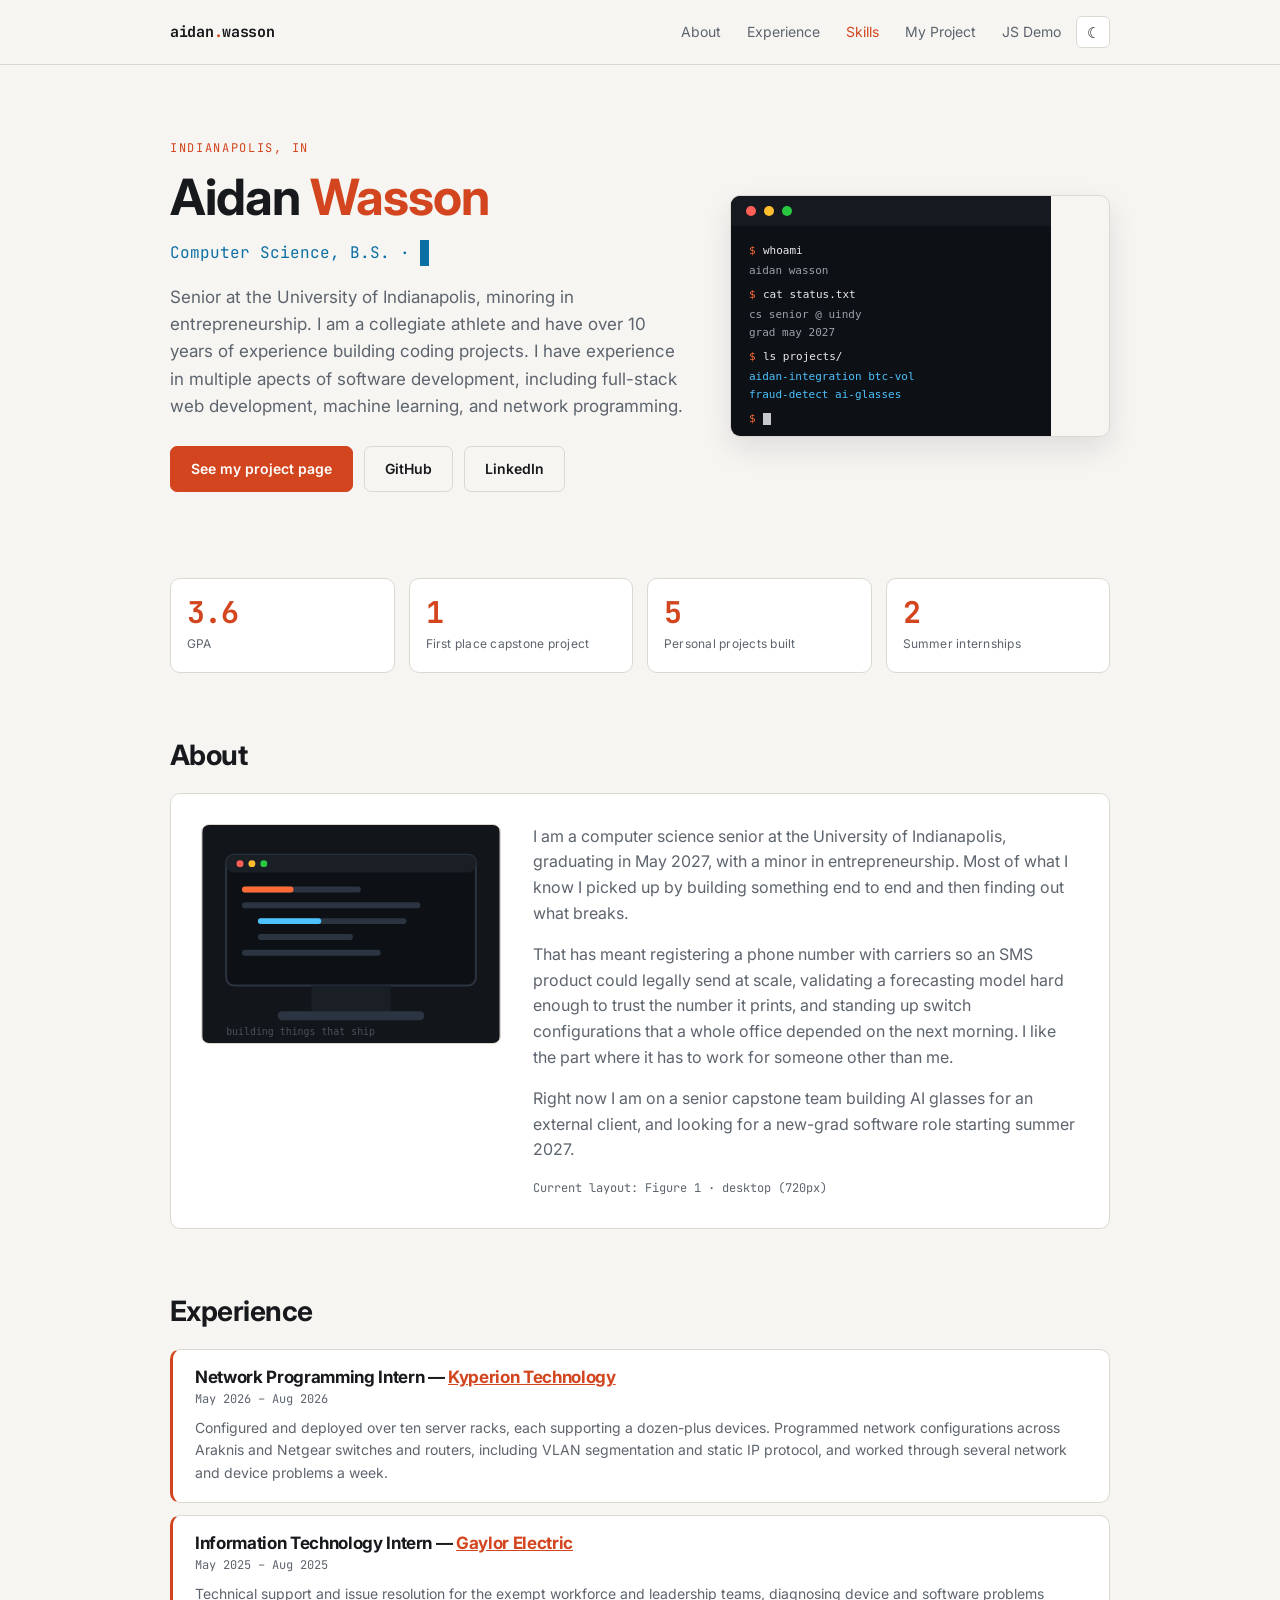
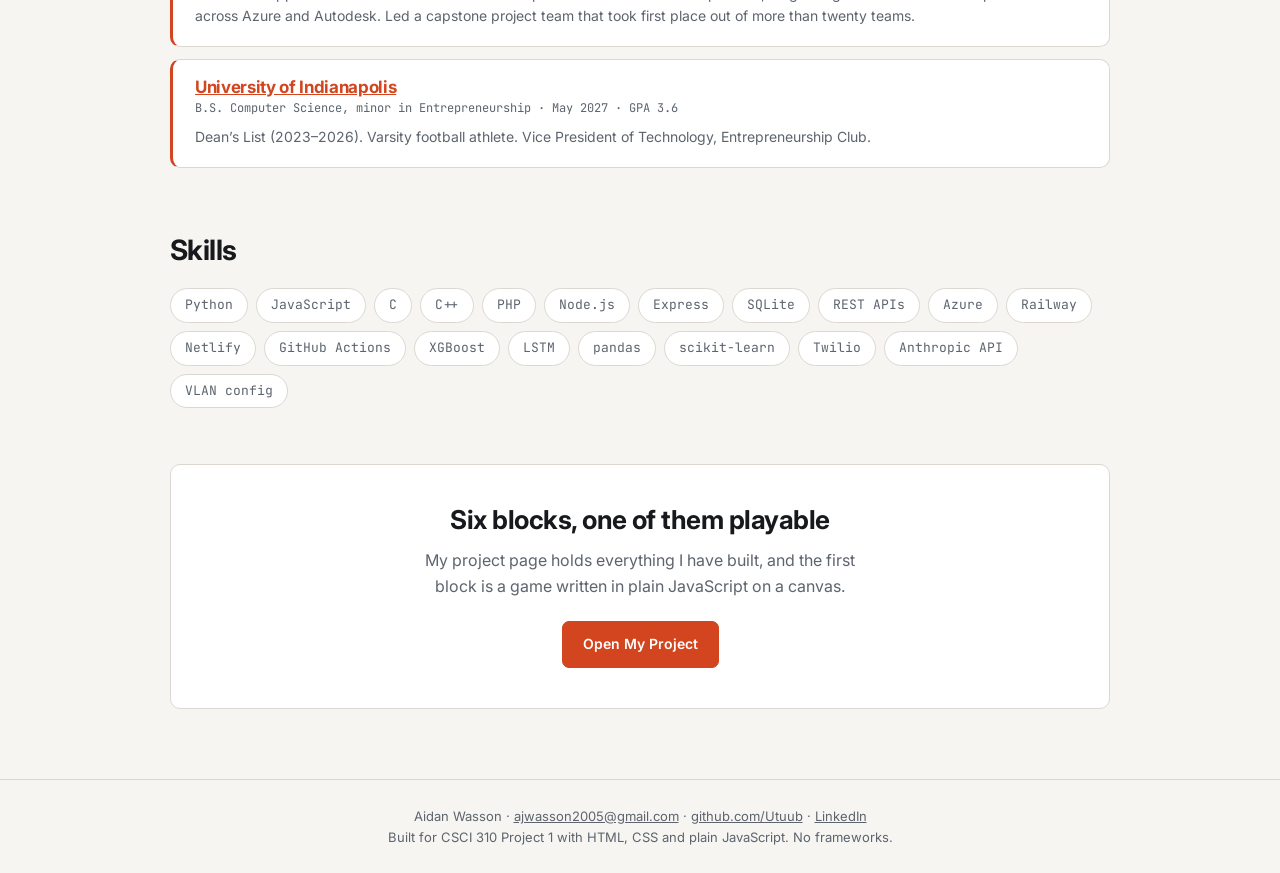
<file: index.html>
<!DOCTYPE html>
<html lang="en" data-theme="dark">
<head>
<meta charset="utf-8">
<meta name="viewport" content="width=device-width, initial-scale=1">
<title>Aidan Wasson — Computer Science, University of Indianapolis</title>
<meta name="description" content="Aidan Wasson — computer science senior at the University of Indianapolis. Full-stack, machine learning and network engineering projects.">

<link rel="preconnect" href="https://fonts.googleapis.com">
<link rel="preconnect" href="https://fonts.gstatic.com" crossorigin>
<link href="https://fonts.googleapis.com/css2?family=Inter:wght@400;600;700&family=JetBrains+Mono:wght@400;700&display=swap" rel="stylesheet">

<link rel="stylesheet" href="css/base.css">
<link rel="stylesheet" href="css/home.css">

<!-- loaded early, before first paint, so the saved theme does not flash -->
<script src="js/theme.js"></script>
</head>
<body>

<header class="nav">
  <div class="nav-inner">
    <a class="nav-mark" href="index.html">aidan<span>.</span>wasson</a>
    <button class="nav-toggle" type="button" aria-expanded="false" aria-label="Menu">&#9776;</button>
    <nav class="nav-links">
      <a href="#about">About</a>
      <a href="#work">Experience</a>
      <a href="#skills">Skills</a>
      <a href="projects.html">My Project</a>
      <a href="demo.html">JS Demo</a>
      <button class="theme-btn" type="button" aria-label="Switch theme">&#9728;</button>
    </nav>
  </div>
</header>

<main class="wrap">

  <!-- ---------------- hero ---------------- -->
  <section class="hero">
    <div>
      <p class="eyebrow">Indianapolis, IN</p>
      <h1>Aidan <span class="accent">Wasson</span></h1>

      <!-- the typewriter target — js/main.js reads data-phrases -->
      <p class="typed-line" data-typewriter
         data-phrases='["Computer Science, B.S. &#183; May 2027","Full-stack developer","Machine learning practitioner","Network programming intern","Varsity football athlete"]'></p>

      <p class="lede">
        Senior at the University of Indianapolis, minoring in entrepreneurship. I am a 
        collegiate athlete and have over 10 years of experience building coding projects.
        I have experience in multiple apects of software development, including full-stack
       web development, machine learning, and network programming.
      </p>

      <div class="hero-actions">
        <a class="btn" href="projects.html">See my project page</a>
        <a class="btn btn-ghost" href="https://github.com/Utuub">GitHub</a>
        <a class="btn btn-ghost" href="https://linkedin.com/in/aidan-wasson">LinkedIn</a>
      </div>
    </div>

    <div class="hero-art">
      <img src="img/hero.svg" alt="Terminal window listing Aidan's projects" width="320" height="240">
    </div>
  </section>

  <!-- counters animate when they scroll into view -->
  <section class="stats reveal">
    <div class="stat"><b data-count="3.6">0</b><span>GPA</span></div>
    <div class="stat"><b data-count="1" data-suffix="">0</b><span>First place capstone project</span></div>
    <div class="stat"><b data-count="5" data-suffix="">0</b><span>Personal projects built</span></div>
    <div class="stat"><b data-count="2" data-suffix="">0</b><span>Summer internships</span></div>
  </section>

  <!-- ---------------- about ----------------
       This section is the one whose IMAGE and TEXT both change between the
       desktop and the mobile layout, per the Project 1 spec. The swap is in
       css/home.css; js/main.js watches the same breakpoint and reports which
       layout is live in the [data-layout-text] span. -->
  <section class="section reveal" id="about">
    <h2>About</h2>
    <div class="about">

      <!-- desktop picture -->
      <img class="about-desktop-only" src="img/about-desktop.svg"
           alt="An editor window with code on a desk setup" width="300" height="220">

      <!-- mobile picture — a different image entirely -->
      <img class="about-mobile-only" src="img/about-mobile.svg"
           alt="The same site rendered on a phone" width="300" height="200">

      <div>
        <!-- desktop copy -->
        <div class="about-desktop-only">
          <p>
            I am a computer science senior at the University of Indianapolis, graduating in
            May 2027, with a minor in entrepreneurship. Most of what I know I picked up by
            building something end to end and then finding out what breaks.
          </p>
          <p>
            That has meant registering a phone number with carriers so an SMS product could
            legally send at scale, validating a forecasting model hard enough to trust the
            number it prints, and standing up switch configurations that a whole office
            depended on the next morning. I like the part where it has to work for someone
            other than me.
          </p>
          <p>
            Right now I am on a senior capstone team building AI glasses for an external
            client, and looking for a new-grad software role starting summer 2027.
          </p>
        </div>

        <!-- mobile copy — shorter, and not the same words -->
        <div class="about-mobile-only">
          <p>
            CS senior at the University of Indianapolis, graduating May 2027. I build
            full-stack products, machine learning models, and the network plumbing
            underneath both.
          </p>
          <p>
            Currently on a senior capstone team building AI glasses, and looking for a
            new-grad software role for summer 2027.
          </p>
        </div>

        <p style="font-family:var(--mono);font-size:12px;color:var(--ink-soft);margin-bottom:0">
          Current layout: <span data-layout-text>&#8230;</span>
        </p>
      </div>
    </div>
  </section>

  <!-- ---------------- experience ---------------- -->
  <section class="section reveal" id="work">
    <h2>Experience</h2>
    <div class="xp">
      <article class="xp-item">
        <h3>Network Programming Intern &mdash; <a href="https://www.kyperiontech.com" target="_blank" rel="noopener">Kyperion Technology</a></h3>
        <p class="when">May 2026 &ndash; Aug 2026</p>
        <p>
          Configured and deployed over ten server racks, each supporting a dozen-plus devices.
          Programmed network configurations across Araknis and Netgear switches and routers,
          including VLAN segmentation and static IP protocol, and worked through several
          network and device problems a week.
        </p>
      </article>
      <article class="xp-item">
        <h3>Information Technology Intern &mdash; <a href="https://www.gaylor.com" target="_blank" rel="noopener">Gaylor Electric</a></h3>
        <p class="when">May 2025 &ndash; Aug 2025</p>
        <p>
          Technical support and issue resolution for the exempt workforce and leadership teams,
          diagnosing device and software problems across Azure and Autodesk. Led a capstone
          project team that took first place out of more than twenty teams.
        </p>
      </article>
      <article class="xp-item">
        <h3><a href="https://www.uindy.edu" target="_blank" rel="noopener">University of Indianapolis</a></h3>
        <p class="when">B.S. Computer Science, minor in Entrepreneurship &#183; May 2027 &#183; GPA 3.6</p>
        <p>
          Dean&rsquo;s List (2023&ndash;2026). Varsity football athlete. Vice President of
          Technology, Entrepreneurship Club.
        </p>
      </article>
    </div>
  </section>

  <!-- ---------------- skills ---------------- -->
  <section class="section reveal" id="skills">
    <h2>Skills</h2>
    <div class="skills">
      <span class="chip">Python</span><span class="chip">JavaScript</span><span class="chip">C</span>
      <span class="chip">C++</span><span class="chip">PHP</span><span class="chip">Node.js</span>
      <span class="chip">Express</span><span class="chip">SQLite</span><span class="chip">REST APIs</span>
      <span class="chip">Azure</span><span class="chip">Railway</span><span class="chip">Netlify</span>
      <span class="chip">GitHub Actions</span><span class="chip">XGBoost</span><span class="chip">LSTM</span>
      <span class="chip">pandas</span><span class="chip">scikit-learn</span><span class="chip">Twilio</span>
      <span class="chip">Anthropic API</span><span class="chip">VLAN config</span>
    </div>
  </section>

  <!-- ---------------- cta ---------------- -->
  <section class="cta reveal">
    <h2>Six blocks, one of them playable</h2>
    <p>
      My project page holds everything I have built, and the first block is a game
      written in plain JavaScript on a canvas.
    </p>
    <a class="btn" href="projects.html">Open My Project</a>
  </section>

</main>

<footer class="foot">
  Aidan Wasson &#183;
  <a href="mailto:ajwasson2005@gmail.com">ajwasson2005@gmail.com</a> &#183;
  <a href="https://github.com/Utuub">github.com/Utuub</a> &#183;
  <a href="https://linkedin.com/in/aidan-wasson">LinkedIn</a><br>
  Built for CSCI 310 Project 1 with HTML, CSS and plain JavaScript. No frameworks.
</footer>

<script src="js/main.js"></script>
</body>
</html>
</file>
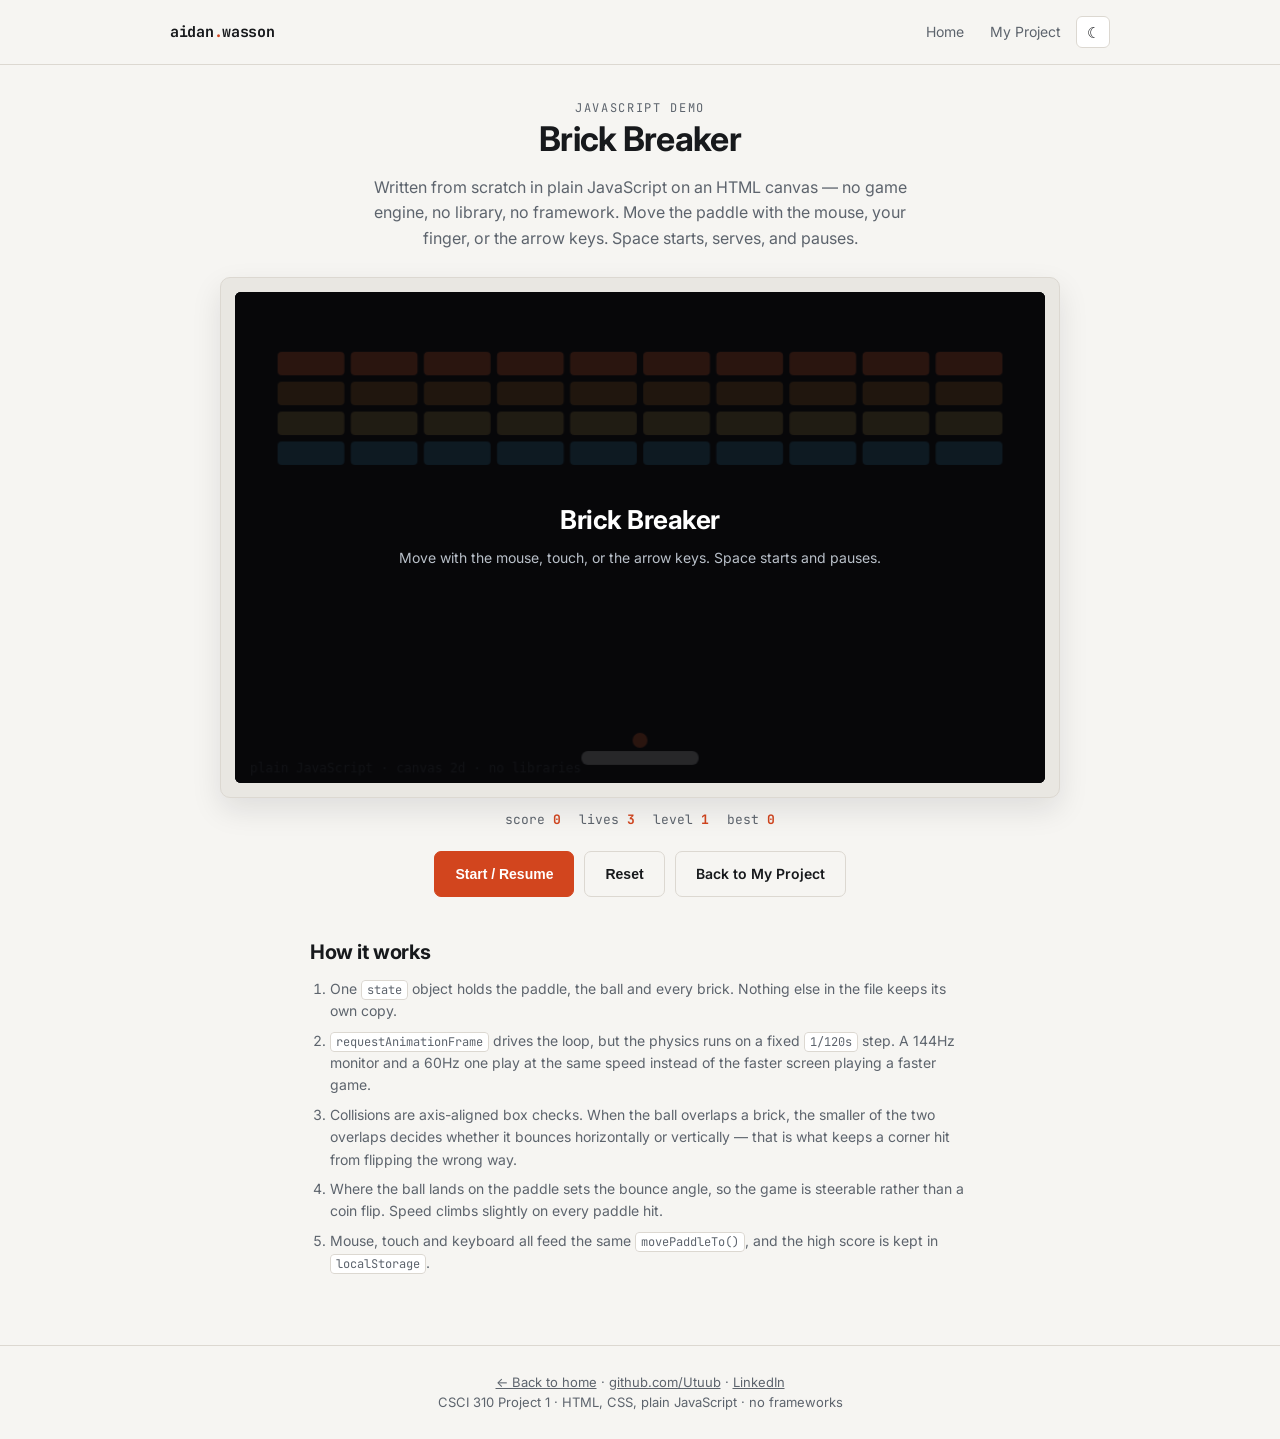
<file: demo.html>
<!DOCTYPE html>
<html lang="en" data-theme="dark">
<head>
<meta charset="utf-8">
<meta name="viewport" content="width=device-width, initial-scale=1">
<title>JavaScript Demo — Brick Breaker</title>
<meta name="description" content="A brick-breaker game written in plain JavaScript on an HTML canvas. No game engine, no library.">

<link rel="preconnect" href="https://fonts.googleapis.com">
<link rel="preconnect" href="https://fonts.gstatic.com" crossorigin>
<link href="https://fonts.googleapis.com/css2?family=Inter:wght@400;600;700&family=JetBrains+Mono:wght@400;700&display=swap" rel="stylesheet">

<link rel="stylesheet" href="css/base.css">
<link rel="stylesheet" href="css/demo.css">

<script src="js/theme.js"></script>
</head>
<body>

<header class="nav">
  <div class="nav-inner">
    <a class="nav-mark" href="index.html">aidan<span>.</span>wasson</a>
    <button class="nav-toggle" type="button" aria-expanded="false" aria-label="Menu">&#9776;</button>
    <nav class="nav-links">
      <a href="index.html">Home</a>
      <a href="projects.html">My Project</a>
      <button class="theme-btn" type="button" aria-label="Switch theme">&#9728;</button>
    </nav>
  </div>
</header>

<main class="demo-wrap">

  <div class="demo-head">
    <p class="eyebrow">Javascript Demo</p>
    <h1>Brick Breaker</h1>
    <p>
      Written from scratch in plain JavaScript on an HTML canvas &mdash; no game engine,
      no library, no framework. Move the paddle with the mouse, your finger, or the
      arrow keys. Space starts, serves, and pauses.
    </p>
  </div>

  <div class="stage">
    <canvas id="game" width="760" height="460" aria-label="Brick breaker game"></canvas>

    <div class="overlay" id="overlay">
      <h2 id="overlayTitle">Brick Breaker</h2>
      <p id="overlayText">Press Space to start.</p>
    </div>
  </div>

  <div class="hud">
    <span>score <b id="hudScore">0</b></span>
    <span>lives <b id="hudLives">3</b></span>
    <span>level <b id="hudLevel">1</b></span>
    <span>best <b id="hudBest">0</b></span>
  </div>

  <div class="demo-controls">
    <button class="btn" type="button" id="startBtn">Start / Resume</button>
    <button class="btn btn-ghost" type="button" id="resetBtn">Reset</button>
    <a class="btn btn-ghost" href="projects.html">Back to My Project</a>
  </div>

  <section class="demo-notes reveal">
    <h2>How it works</h2>
    <ol>
      <li>
        One <code>state</code> object holds the paddle, the ball and every brick. Nothing
        else in the file keeps its own copy.
      </li>
      <li>
        <code>requestAnimationFrame</code> drives the loop, but the physics runs on a
        fixed <code>1/120s</code> step. A 144Hz monitor and a 60Hz one play at the same
        speed instead of the faster screen playing a faster game.
      </li>
      <li>
        Collisions are axis-aligned box checks. When the ball overlaps a brick, the
        smaller of the two overlaps decides whether it bounces horizontally or vertically
        &mdash; that is what keeps a corner hit from flipping the wrong way.
      </li>
      <li>
        Where the ball lands on the paddle sets the bounce angle, so the game is steerable
        rather than a coin flip. Speed climbs slightly on every paddle hit.
      </li>
      <li>
        Mouse, touch and keyboard all feed the same <code>movePaddleTo()</code>, and the
        high score is kept in <code>localStorage</code>.
      </li>
    </ol>
  </section>

</main>

<footer class="foot">
  <a href="index.html">&larr; Back to home</a> &#183;
  <a href="https://github.com/Utuub">github.com/Utuub</a> &#183;
  <a href="https://linkedin.com/in/aidan-wasson">LinkedIn</a><br>
  CSCI 310 Project 1 &#183; HTML, CSS, plain JavaScript &#183; no frameworks
</footer>

<script src="js/main.js"></script>
<script src="js/demo.js"></script>
</body>
</html>
</file>
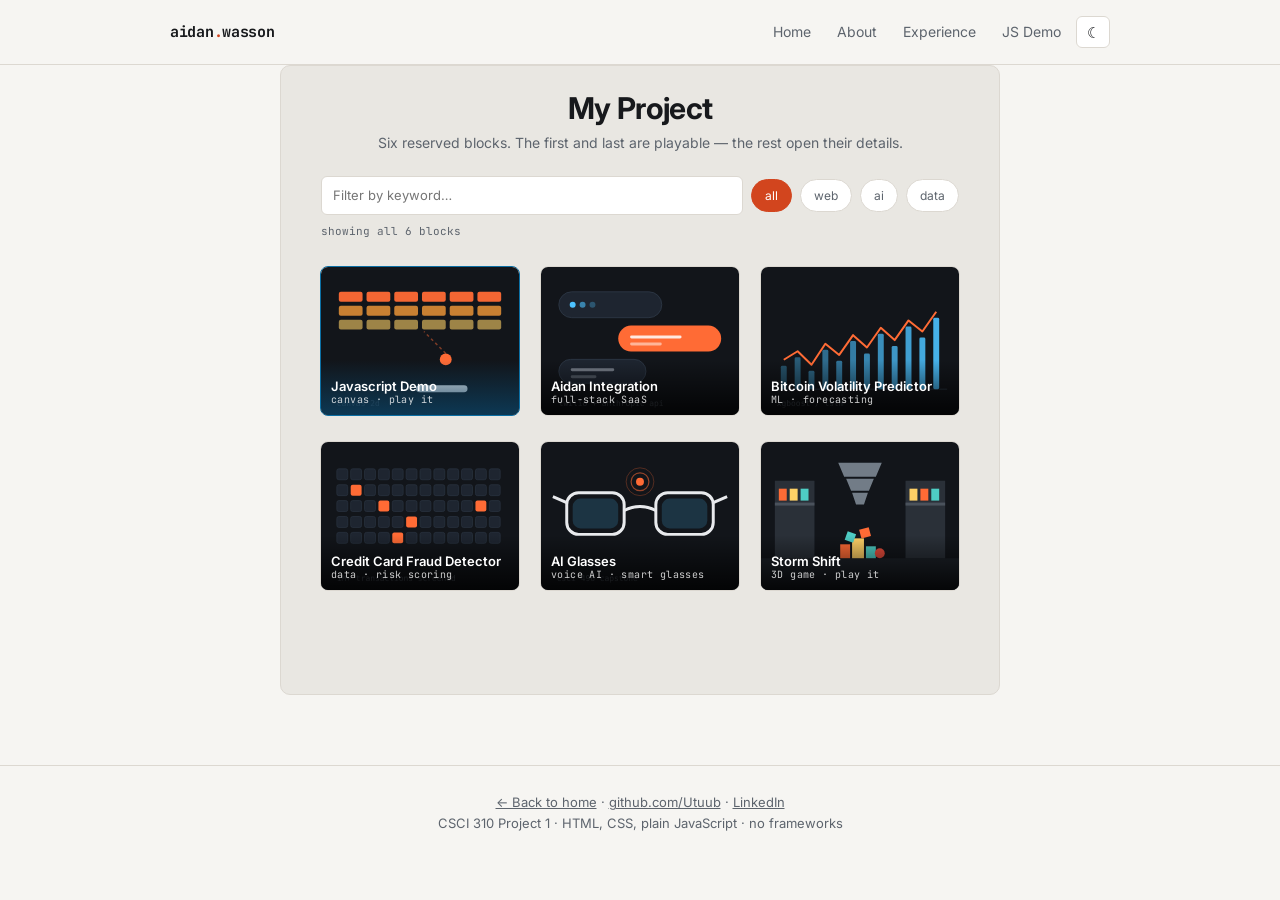
<file: projects.html>
<!DOCTYPE html>
<html lang="en" data-theme="dark">
<head>
<meta charset="utf-8">
<meta name="viewport" content="width=device-width, initial-scale=1">
<title>My Project — Aidan Wasson</title>
<meta name="description" content="Aidan Wasson's project demonstration page — six project blocks, including a playable JavaScript canvas demo.">

<link rel="preconnect" href="https://fonts.googleapis.com">
<link rel="preconnect" href="https://fonts.gstatic.com" crossorigin>
<link href="https://fonts.googleapis.com/css2?family=Inter:wght@400;600;700&family=JetBrains+Mono:wght@400;700&display=swap" rel="stylesheet">

<link rel="stylesheet" href="css/base.css">
<link rel="stylesheet" href="css/projects.css?v=3">

<script src="js/theme.js"></script>
</head>
<body>

<header class="nav">
  <div class="nav-inner">
    <a class="nav-mark" href="index.html">aidan<span>.</span>wasson</a>
    <button class="nav-toggle" type="button" aria-expanded="false" aria-label="Menu">&#9776;</button>
    <nav class="nav-links">
      <a href="index.html">Home</a>
      <a href="index.html#about">About</a>
      <a href="index.html#work">Experience</a>
      <a href="demo.html">JS Demo</a>
      <button class="theme-btn" type="button" aria-label="Switch theme">&#9728;</button>
    </nav>
  </div>
</header>

<!-- The container the spec calls "your personal page": 720px on desktop,
     390px on mobile. Geometry lives in css/projects.css. -->
<main class="proj-page">

  <h1 class="proj-title">My Project</h1>
  <p class="proj-sub">
    Six reserved blocks. The first and last are playable &mdash; the rest open their details.
  </p>

  <!-- live filter, wired in js/projects.js -->
  <div class="filter-bar">
    <input class="filter-input" id="filterInput" type="search"
           placeholder="Filter by keyword&#8230;" aria-label="Filter projects by keyword">
    <button class="tag-btn active" type="button" data-tag="all">all</button>
    <button class="tag-btn" type="button" data-tag="web">web</button>
    <button class="tag-btn" type="button" data-tag="ai">ai</button>
    <button class="tag-btn" type="button" data-tag="data">data</button>
    <p class="filter-count" id="filterCount"></p>
  </div>

  <!-- the six blocks are created by js/projects.js from one data array -->
  <div class="block-grid" id="blockGrid"></div>

</main>

<!-- detail modal -->
<div class="modal-back" id="modalBack" role="dialog" aria-modal="true" aria-label="Project details">
  <div class="modal" id="modalBody"></div>
</div>

<footer class="foot">
  <a href="index.html">&larr; Back to home</a> &#183;
  <a href="https://github.com/Utuub">github.com/Utuub</a> &#183;
  <a href="https://linkedin.com/in/aidan-wasson">LinkedIn</a><br>
  CSCI 310 Project 1 &#183; HTML, CSS, plain JavaScript &#183; no frameworks
</footer>

<script src="js/main.js"></script>
<script src="js/projects.js?v=7"></script>
</body>
</html>
</file>
<file: css/base.css>
/* base.css — design tokens, reset, nav, footer.
   Shared by every page. Page-specific rules live in their own file. */

/* ---------- tokens ---------- */
:root {
  --bg:        #101215;
  --bg-raise:  #181b20;
  --bg-sink:   #0a0b0d;
  --line:      #262b32;
  --ink:       #e8eaed;
  --ink-soft:  #9aa2ad;
  --accent:    #ff6b35;
  --accent-2:  #4cc2ff;
  --radius:    10px;
  --shadow:    0 12px 30px rgba(0, 0, 0, .45);
  --sans: "Inter", -apple-system, BlinkMacSystemFont, "Segoe UI", Roboto, Arial, sans-serif;
  --mono: "JetBrains Mono", ui-monospace, "SF Mono", Consolas, "Courier New", monospace;
}

/* Light theme — applied by js/theme.js writing data-theme="light" on <html>. */
html[data-theme="light"] {
  --bg:        #f6f5f2;
  --bg-raise:  #ffffff;
  --bg-sink:   #e9e7e2;
  --line:      #dcd8d1;
  --ink:       #17191c;
  --ink-soft:  #5d646d;
  --accent:    #d2451e;
  --accent-2:  #0b6fa4;
  --shadow:    0 12px 30px rgba(20, 22, 26, .10);
}

/* ---------- reset ---------- */
* { box-sizing: border-box; }

html { scroll-behavior: smooth; }

body {
  margin: 0;
  background: var(--bg);
  color: var(--ink);
  font-family: var(--sans);
  font-size: 16px;
  line-height: 1.6;
  -webkit-font-smoothing: antialiased;
  transition: background .25s ease, color .25s ease;
}

img { max-width: 100%; display: block; }

a { color: var(--accent); }

h1, h2, h3 { line-height: 1.15; margin: 0 0 .5em; font-weight: 700; letter-spacing: -.02em; }

/* ---------- top navigation ---------- */
.nav {
  position: sticky;
  top: 0;
  z-index: 40;
  background: color-mix(in srgb, var(--bg) 88%, transparent);
  backdrop-filter: blur(10px);
  border-bottom: 1px solid var(--line);
}

.nav-inner {
  max-width: 980px;
  margin: 0 auto;
  padding: 14px 20px;
  display: flex;
  align-items: center;
  gap: 18px;
}

.nav-mark {
  font-family: var(--mono);
  font-weight: 700;
  font-size: 15px;
  letter-spacing: -.02em;
  color: var(--ink);
  text-decoration: none;
  white-space: nowrap;
}
.nav-mark span { color: var(--accent); }

.nav-links {
  display: flex;
  gap: 4px;
  margin-left: auto;
  align-items: center;
}

.nav-links a {
  color: var(--ink-soft);
  text-decoration: none;
  font-size: 14px;
  padding: 7px 11px;
  border-radius: 6px;
  transition: color .15s ease, background .15s ease;
}
.nav-links a:hover { color: var(--ink); background: var(--bg-raise); }
/* set by the scroll-spy in js/main.js */
.nav-links a.current { color: var(--accent); }

/* theme toggle button — js/theme.js */
.theme-btn {
  background: var(--bg-raise);
  border: 1px solid var(--line);
  color: var(--ink);
  border-radius: 6px;
  width: 34px;
  height: 32px;
  cursor: pointer;
  font-size: 15px;
  line-height: 1;
  display: grid;
  place-items: center;
  transition: border-color .15s ease, transform .15s ease;
}
.theme-btn:hover { border-color: var(--accent); transform: translateY(-1px); }

/* hamburger — hidden until the layout goes narrow */
.nav-toggle {
  display: none;
  background: var(--bg-raise);
  border: 1px solid var(--line);
  color: var(--ink);
  border-radius: 6px;
  width: 34px;
  height: 32px;
  cursor: pointer;
  font-size: 15px;
  line-height: 1;
}

/* ---------- shared bits ---------- */
.btn {
  display: inline-block;
  padding: 11px 20px;
  border-radius: 7px;
  text-decoration: none;
  font-size: 14px;
  font-weight: 600;
  border: 1px solid var(--accent);
  background: var(--accent);
  color: #fff;
  transition: transform .15s ease, box-shadow .15s ease;
}
.btn:hover { transform: translateY(-2px); box-shadow: 0 8px 18px rgba(0,0,0,.3); }

.btn-ghost {
  background: transparent;
  color: var(--ink);
  border-color: var(--line);
}
.btn-ghost:hover { border-color: var(--accent); }

.eyebrow {
  font-family: var(--mono);
  font-size: 12px;
  letter-spacing: .14em;
  text-transform: uppercase;
  color: var(--accent);
  margin: 0 0 10px;
}

.foot {
  border-top: 1px solid var(--line);
  margin-top: 70px;
  padding: 26px 20px;
  text-align: center;
  color: var(--ink-soft);
  font-size: 13px;
}
.foot a { color: var(--ink-soft); }

/* ---------- scroll reveal (js/main.js IntersectionObserver) ---------- */
.reveal {
  opacity: 0;
  transform: translateY(18px);
  transition: opacity .55s ease, transform .55s ease;
}
.reveal.shown { opacity: 1; transform: none; }

@media (prefers-reduced-motion: reduce) {
  .reveal { opacity: 1; transform: none; transition: none; }
  html { scroll-behavior: auto; }
}

/* ---------- narrow layout ---------- */
@media (max-width: 719px) {
  .nav-toggle { display: block; margin-left: auto; }

  .nav-links {
    display: none;
    position: absolute;
    top: 100%;
    left: 0;
    right: 0;
    flex-direction: column;
    align-items: stretch;
    gap: 0;
    margin: 0;
    padding: 8px;
    background: var(--bg-raise);
    border-bottom: 1px solid var(--line);
  }
  .nav-links.open { display: flex; }
  .nav-links a { padding: 11px 12px; }
  .nav-links .theme-btn { width: 100%; height: 38px; margin-top: 6px; }
}
</file>
<file: css/home.css>
/* home.css — the personal homepage (index.html), the site's entry point. */

.wrap {
  max-width: 980px;
  margin: 0 auto;
  padding: 0 20px;
}

/* ---------- hero ---------- */
.hero {
  padding: 74px 0 60px;
  display: grid;
  grid-template-columns: 1.35fr 1fr;
  gap: 46px;
  align-items: center;
}

.hero h1 {
  font-size: 50px;
  margin-bottom: 14px;
}
.hero h1 .accent { color: var(--accent); }

/* the typewriter line — js/main.js fills it one character at a time */
.typed-line {
  font-family: var(--mono);
  font-size: 16px;
  color: var(--accent-2);
  min-height: 26px;
  margin: 0 0 18px;
}
.caret {
  display: inline-block;
  width: 9px;
  background: var(--accent-2);
  animation: blink 1s steps(1) infinite;
  color: transparent;
}
@keyframes blink { 50% { opacity: 0; } }

.hero p.lede {
  color: var(--ink-soft);
  font-size: 17px;
  margin: 0 0 26px;
  max-width: 48ch;
}

.hero-actions { display: flex; gap: 11px; flex-wrap: wrap; }

.hero-art {
  border-radius: var(--radius);
  border: 1px solid var(--line);
  overflow: hidden;
  box-shadow: var(--shadow);
}

/* ---------- counters (js/main.js counts them up on reveal) ---------- */
.stats {
  display: grid;
  grid-template-columns: repeat(4, 1fr);
  gap: 14px;
  padding: 26px 0 10px;
}

.stat {
  background: var(--bg-raise);
  border: 1px solid var(--line);
  border-radius: var(--radius);
  padding: 18px 16px;
}
.stat b {
  display: block;
  font-family: var(--mono);
  font-size: 30px;
  color: var(--accent);
  line-height: 1;
  letter-spacing: -.03em;
}
.stat span {
  display: block;
  margin-top: 7px;
  font-size: 12px;
  color: var(--ink-soft);
  letter-spacing: .02em;
}

/* ---------- generic section ---------- */
.section { padding: 56px 0 10px; }
.section > h2 { font-size: 28px; margin-bottom: 22px; }

/* ---------- about: this is the block whose IMAGE AND TEXT both change
   between the desktop and mobile layouts (Project 1 requirement) ---------- */
.about {
  display: grid;
  grid-template-columns: 300px 1fr;
  gap: 32px;
  align-items: start;
  background: var(--bg-raise);
  border: 1px solid var(--line);
  border-radius: var(--radius);
  padding: 30px;
}

.about img { border-radius: 8px; border: 1px solid var(--line); }
.about p { color: var(--ink-soft); margin-top: 0; }

/* desktop copy shows, mobile copy hides — swapped in the media query below */
.about-mobile-only { display: none; }

/* ---------- experience list ---------- */
.xp { display: grid; gap: 12px; }

.xp-item {
  background: var(--bg-raise);
  border: 1px solid var(--line);
  border-left: 3px solid var(--accent);
  border-radius: var(--radius);
  padding: 18px 22px;
}
.xp-item h3 { font-size: 17px; margin-bottom: 2px; }
.xp-item .when {
  font-family: var(--mono);
  font-size: 12px;
  color: var(--ink-soft);
  margin: 0 0 8px;
}
.xp-item p { margin: 0; color: var(--ink-soft); font-size: 14px; }

/* ---------- skills ---------- */
.skills { display: flex; flex-wrap: wrap; gap: 8px; }
.chip {
  background: var(--bg-raise);
  border: 1px solid var(--line);
  border-radius: 999px;
  padding: 6px 14px;
  font-size: 13px;
  color: var(--ink-soft);
  font-family: var(--mono);
  transition: color .15s ease, border-color .15s ease, transform .15s ease;
}
.chip:hover { color: var(--accent); border-color: var(--accent); transform: translateY(-2px); }

/* ---------- call to action ---------- */
.cta {
  margin-top: 46px;
  text-align: center;
  background: var(--bg-raise);
  border: 1px solid var(--line);
  border-radius: var(--radius);
  padding: 40px 24px;
}
.cta h2 { font-size: 26px; }
.cta p { color: var(--ink-soft); max-width: 46ch; margin: 0 auto 22px; }

/* ---------- narrow layout ---------- */
@media (max-width: 719px) {
  .hero {
    grid-template-columns: 1fr;
    gap: 26px;
    padding: 40px 0 34px;
  }
  .hero h1 { font-size: 34px; }
  .hero p.lede { font-size: 15px; }

  .stats { grid-template-columns: repeat(2, 1fr); }
  .stat b { font-size: 24px; }

  .section { padding: 38px 0 6px; }
  .section > h2 { font-size: 22px; }

  /* the swap: single column, different photo, shorter copy */
  .about { grid-template-columns: 1fr; gap: 18px; padding: 20px; }
  .about-desktop-only { display: none; }
  .about-mobile-only { display: block; }
}
</file>
<file: css/demo.css>
/* demo.css — the JavaScript demo page (demo.html).
   A canvas brick-breaker written in plain JavaScript, no library. */

.demo-wrap {
  max-width: 880px;
  margin: 0 auto;
  padding: 34px 20px 0;
}

.demo-head { text-align: center; margin-bottom: 26px; }
.demo-head h1 { font-size: 34px; }
.demo-head p { color: var(--ink-soft); max-width: 58ch; margin: 0 auto; }

.stage {
  position: relative;
  background: var(--bg-sink);
  border: 1px solid var(--line);
  border-radius: var(--radius);
  padding: 14px;
  box-shadow: var(--shadow);
}

#game {
  display: block;
  width: 100%;
  height: auto;
  background: #07080a;
  border-radius: 6px;
  touch-action: none;
  cursor: crosshair;
}

.hud {
  display: flex;
  gap: 18px;
  justify-content: center;
  flex-wrap: wrap;
  padding: 12px 0 2px;
  font-family: var(--mono);
  font-size: 13px;
  color: var(--ink-soft);
}
.hud b { color: var(--accent); font-weight: 700; }

.overlay {
  position: absolute;
  inset: 14px;
  display: grid;
  place-content: center;
  text-align: center;
  gap: 12px;
  background: rgba(7, 8, 10, .86);
  border-radius: 6px;
  color: #fff;
}
.overlay[hidden] { display: none; }
.overlay h2 { font-size: 26px; margin: 0; }
.overlay p { color: #b9c0c9; margin: 0; font-size: 14px; }

.demo-controls {
  display: flex;
  gap: 10px;
  justify-content: center;
  margin-top: 18px;
  flex-wrap: wrap;
}

.demo-notes {
  margin: 44px auto 0;
  max-width: 660px;
}
.demo-notes h2 { font-size: 20px; }
.demo-notes ol { color: var(--ink-soft); font-size: 14px; padding-left: 20px; }
.demo-notes li { margin-bottom: 7px; }
.demo-notes code {
  font-family: var(--mono);
  font-size: 12px;
  background: var(--bg-raise);
  border: 1px solid var(--line);
  border-radius: 4px;
  padding: 1px 5px;
}

@media (max-width: 719px) {
  .demo-wrap { padding-top: 22px; }
  .demo-head h1 { font-size: 24px; }
  .stage { padding: 8px; }
  .overlay { inset: 8px; }
}
</file>
<file: css/projects.css>
/* projects.css — the "My Project" page.
   The numbers in this file are the ones from the Figure 1 / Figure 2 spec,
   so every one of them is commented with where it comes from. Nothing here
   uses a <table>; the grid is CSS Grid. */

/* ============================================================
   FIGURE 1 — desktop
   container 720px · title 25px below top · blocks 200x150
   3 cols x 2 rows · 20px column gap · 25px row gap · 40px side margins
   40 + 200 + 20 + 200 + 20 + 200 + 40 = 720  (exact)
   ============================================================ */

.proj-page {
  width: 720px;              /* spec: overall container 720px wide */
  margin: 0 auto;
  background: var(--bg-sink);
  border: 1px solid var(--line);
  border-radius: var(--radius);
  padding-bottom: 40px;
  min-height: 70vh;
}

.proj-title {
  /* spec: title sits 25px below the top of the container. The container has a
     border, so this margin cannot collapse through it. */
  margin: 25px 0 0;
  text-align: center;
  font-size: 30px;
}

.proj-sub {
  text-align: center;
  color: var(--ink-soft);
  font-size: 14px;
  margin: 6px 0 0;
  padding: 0 40px;
}

/* the filter bar — lives inside the side margins so it lines up with the grid */
.filter-bar {
  margin: 22px 40px 0;       /* 40px matches the block group's side margin */
  display: flex;
  gap: 8px;
  flex-wrap: wrap;
  align-items: center;
}

.filter-input {
  flex: 1 1 180px;
  min-width: 0;
  background: var(--bg-raise);
  border: 1px solid var(--line);
  color: var(--ink);
  border-radius: 6px;
  padding: 8px 11px;
  font: inherit;
  font-size: 13px;
}
.filter-input:focus { outline: 2px solid var(--accent); outline-offset: 1px; }

.tag-btn {
  background: var(--bg-raise);
  border: 1px solid var(--line);
  color: var(--ink-soft);
  border-radius: 999px;
  padding: 6px 13px;
  font: inherit;
  font-size: 12px;
  cursor: pointer;
  transition: all .15s ease;
}
.tag-btn:hover { color: var(--ink); border-color: var(--accent); }
.tag-btn.active { background: var(--accent); border-color: var(--accent); color: #fff; }

.filter-count {
  width: 100%;
  font-family: var(--mono);
  font-size: 11px;
  color: var(--ink-soft);
  margin: 0;
}

/* ---------- the six blocks ---------- */
.block-grid {
  margin: 25px 40px 0;                       /* spec: 40px left/right margins */
  display: grid;
  grid-template-columns: repeat(3, 200px);   /* spec: 3 columns, 200px blocks */
  column-gap: 20px;                          /* spec: 20px between columns */
  row-gap: 25px;                             /* spec: 25px between rows */
  justify-content: center;
}

.block {
  width: 200px;                              /* spec: block is 200 x 150 */
  height: 150px;
  position: relative;
  display: block;
  overflow: hidden;
  border-radius: 8px;
  border: 1px solid var(--line);
  background: var(--bg-raise);
  text-decoration: none;
  color: var(--ink);
  cursor: pointer;
  padding: 0;
  font: inherit;
  text-align: left;
  transition: transform .18s ease, border-color .18s ease, box-shadow .18s ease, opacity .18s ease;
}

.block:hover,
.block:focus-visible {
  transform: translateY(-4px);
  border-color: var(--accent);
  box-shadow: var(--shadow);
  outline: none;
}

.block img {
  width: 100%;
  height: 100%;
  object-fit: cover;
}

.block-label {
  position: absolute;
  left: 0;
  right: 0;
  bottom: 0;
  padding: 18px 10px 8px;
  background: linear-gradient(transparent, rgba(0, 0, 0, .82));
  color: #fff;
  font-size: 13px;
  font-weight: 600;
  line-height: 1.25;
}

.block-label small {
  display: block;
  font-family: var(--mono);
  font-size: 10px;
  font-weight: 400;
  opacity: .8;
  letter-spacing: .04em;
}

/* the first block is the JavaScript demo — marked so it reads as different */
.block.is-demo { border-color: var(--accent-2); }
.block.is-demo .block-label { background: linear-gradient(transparent, rgba(12, 60, 90, .9)); }

/* filtering dims instead of hiding, so the 3x2 grid geometry never changes */
.block.dimmed { opacity: .22; filter: grayscale(1); }

/* ---------- detail modal (js/projects.js) ---------- */
.modal-back {
  position: fixed;
  inset: 0;
  background: rgba(0, 0, 0, .66);
  display: none;
  align-items: center;
  justify-content: center;
  padding: 20px;
  z-index: 90;
}
.modal-back.open { display: flex; }

.modal {
  background: var(--bg-raise);
  border: 1px solid var(--line);
  border-radius: var(--radius);
  box-shadow: var(--shadow);
  max-width: 520px;
  width: 100%;
  max-height: 86vh;
  overflow-y: auto;
  padding: 26px;
  animation: pop .22s ease;
}

@keyframes pop {
  from { opacity: 0; transform: translateY(14px) scale(.97); }
  to   { opacity: 1; transform: none; }
}

.modal h3 { font-size: 22px; margin-bottom: 4px; }
.modal .modal-tags { font-family: var(--mono); font-size: 11px; color: var(--accent); margin: 0 0 14px; }
.modal img { border-radius: 8px; margin-bottom: 16px; }
.modal p { color: var(--ink-soft); font-size: 14px; }
.modal ul { color: var(--ink-soft); font-size: 14px; padding-left: 18px; }

.modal-close {
  float: right;
  background: none;
  border: 1px solid var(--line);
  color: var(--ink-soft);
  border-radius: 6px;
  width: 30px;
  height: 30px;
  cursor: pointer;
  font-size: 15px;
  line-height: 1;
}
.modal-close:hover { color: var(--ink); border-color: var(--accent); }

/* ============================================================
   FIGURE 2 — mobile (iPhone 12 Pro, 390px)
   container 390px · inner content 300px · blocks 120x90
   2 cols x 3 rows · 10px gaps · title 10px below top
   ============================================================ */
@media (max-width: 719px) {
  .proj-page {
    width: 390px;              /* spec: container 390px */
    max-width: 100%;
    margin: 0 auto;
    border-radius: 0;
    border-left: none;
    border-right: none;
  }

  .proj-title {
    margin-top: 10px;          /* spec: title 10px below the top */
    font-size: 22px;
  }

  .proj-sub { padding: 0 45px; font-size: 12px; }

  /* inner content area is 300px, centred inside the 390px container */
  .filter-bar {
    width: 300px;              /* spec: inner content area 300px */
    margin: 14px auto 0;
  }

  .block-grid {
    width: 300px;              /* spec: inner content area 300px */
    margin: 14px auto 0;
    grid-template-columns: repeat(2, 120px);  /* spec: 2 columns, 120px blocks */
    column-gap: 10px;                          /* spec: 10px gaps both ways */
    row-gap: 10px;
  }

  .block {
    width: 120px;              /* spec: block is 120 x 90 */
    height: 90px;
  }

  .block-label { padding: 14px 7px 5px; font-size: 10px; }
  .block-label small { display: none; }       /* no room for the subtitle here */

  .modal { padding: 20px; }
}
.modal .modal-links { display: flex; flex-wrap: wrap; gap: 10px; margin: 18px 0 0; }
</file>
